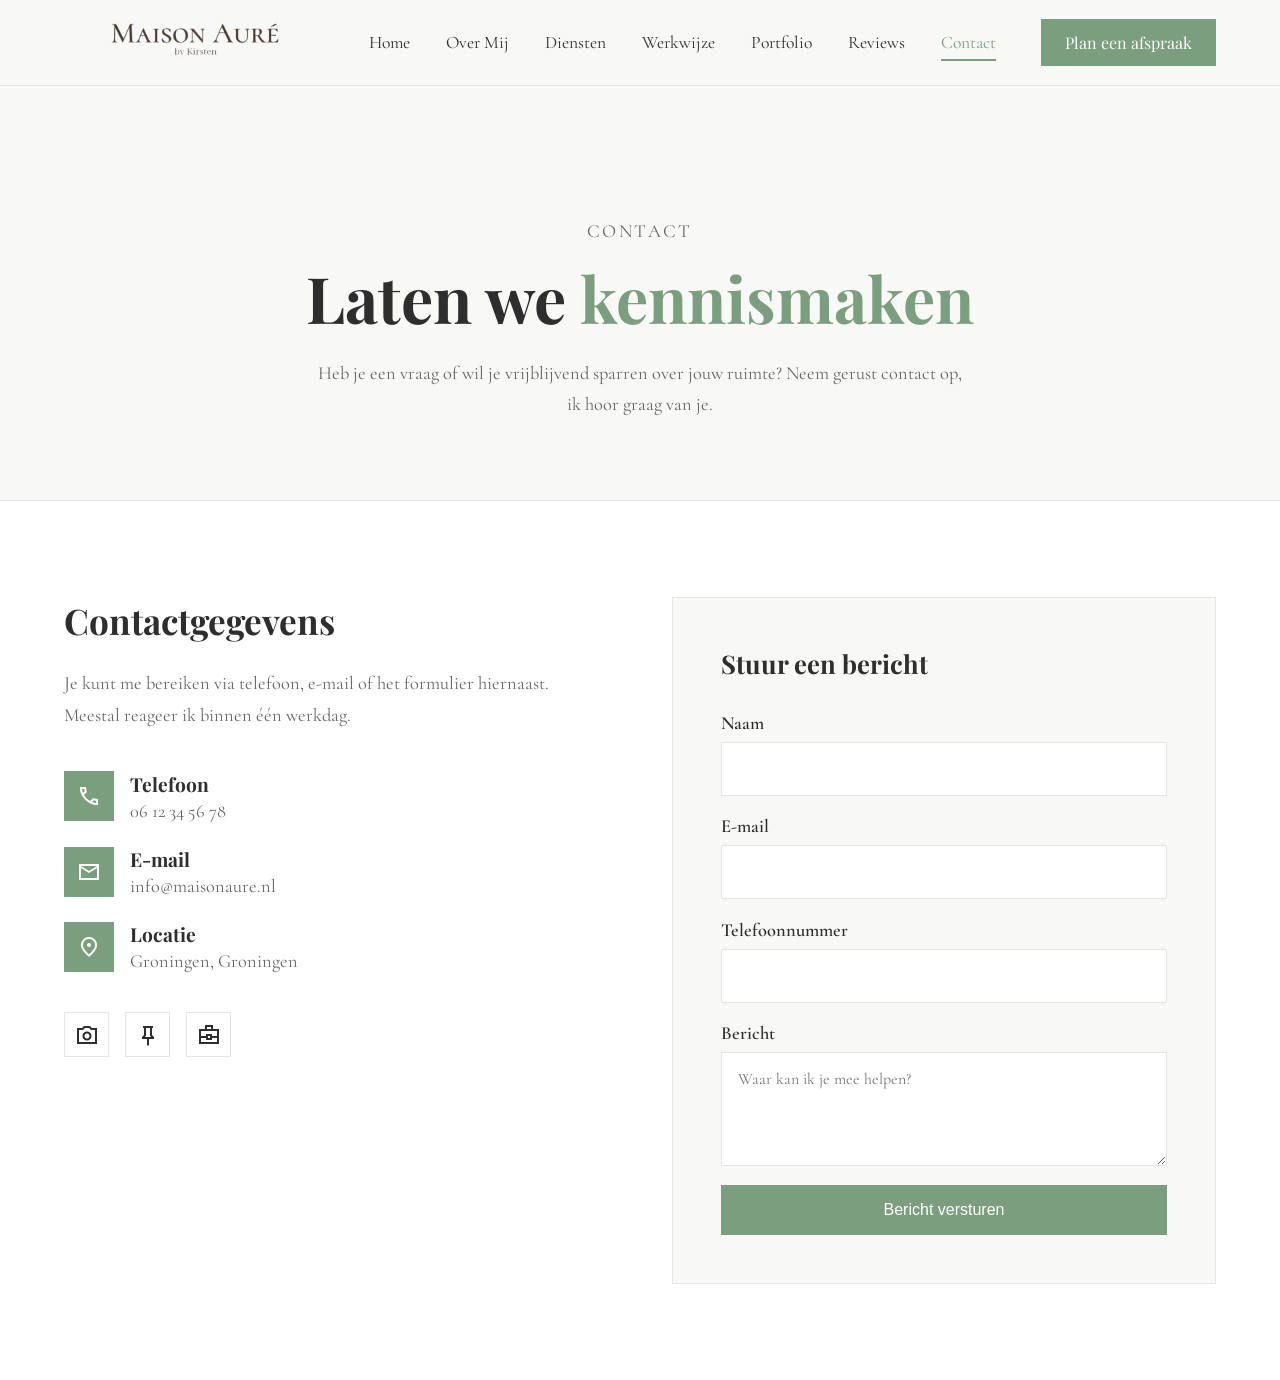
<file: contact.html>
<!doctype html>
<html lang="en">
  <head>
    <meta charset="UTF-8" />
    <meta name="viewport" content="width=device-width, initial-scale=1.0" />
    <title>Contact - Maison Auré</title>
    <link rel="stylesheet" href="styles.css" />
    <link
      rel="stylesheet"
      href="https://fonts.googleapis.com/css2?family=Material+Symbols+Sharp:opsz,wght,FILL,GRAD@24,400,0,0"
    />
  </head>
  <body>
    <header>
      <div class="container-header">
        <div class="logo">
          <a href="/maison-aure/">
            <img src="images/logo.png" alt="Logo" />
          </a>
        </div>
        <nav class="normal">
          <a href="/maison-aure/">Home</a>
          <a href="over-mij.html">Over Mij</a>
          <a href="diensten.html">Diensten</a>
          <a href="werkwijze.html">Werkwijze</a>
          <a href="portfolio.html">Portfolio</a>
          <a href="reviews.html">Reviews</a>
          <a href="contact.html" active>Contact</a>
        </nav>

        <button
          commandfor="appointmentDialog"
          command="show-modal"
          class="header-btn"
          id="openAppointment"
        >
          Plan een afspraak
        </button>

        <button class="menu-toggle">
          <span></span>
          <span></span>
          <span></span>
        </button>
      </div>
    </header>

    <main>
      <dialog id="appointmentDialog">
        <div class="dialog-header">
          <h2>Plan een kennismaking</h2>
          <button
            commandfor="appointmentDialog"
            command="close"
            id="closeAppointment"
          >
            <span class="material-symbols-sharp"> close </span>
          </button>
        </div>

        <form
          action="https://formsubmit.co/boxemivenruben@gmail.com"
          method="post"
          class="appointment-form"
        >
          <label>
            Naam
            <input type="text" name="name" required />
          </label>
          <label>
            E-mail
            <input type="email" name="email" required />
          </label>
          <label>
            Telefoonnummer
            <input type="tel" name="phone" required />
          </label>
          <label>
            Waarmee kan ik helpen?
            <select name="service">
              <option>Interieuradvies</option>
              <option>Compleet interieurplan</option>
              <option>Kleuradvies</option>
              <option>Styling</option>
            </select>
          </label>
          <label>
            Vertel iets over uw ruimte
            <textarea
              name="description"
              placeholder="Bijvoorbeeld: woonkamer, slaapkamer, nieuw huis..."
              rows="2"
            ></textarea>
          </label>
          <label>
            Wat zijn uw wensen?
            <textarea
              name="wishes"
              placeholder="Wat wil u veranderen?"
              rows="2"
            ></textarea>
          </label>
          <label>
            Heb je inspiratie?
            <input
              type="url"
              name="inspiration"
              placeholder="Pinterest, Instagram link..."
            />
          </label>
          <label>
            Budgetindicatie
            <select name="budget">
              <option>€500 - €1000</option>
              <option>€1000 - €2500</option>
              <option>€2500 - €5000</option>
              <option>€5000+</option>
            </select>
          </label>
          <label>
            Gewenste periode
            <input
              type="text"
              name="date"
              placeholder="Bijvoorbeeld september 2026"
            />
          </label>
          <button class="submit-btn">Aanvraag versturen</button>
        </form>
      </dialog>

      <section class="page-header">
        <p class="section-label">Contact</p>
        <h1>Laten we <span>kennismaken</span></h1>
        <p>
          Heb je een vraag of wil je vrijblijvend sparren over jouw ruimte? Neem
          gerust contact op, ik hoor graag van je.
        </p>
      </section>

      <section class="contact-section">
        <div class="container">
          <div class="contact-info">
            <h2>Contactgegevens</h2>
            <p>
              Je kunt me bereiken via telefoon, e-mail of het formulier
              hiernaast. Meestal reageer ik binnen één werkdag.
            </p>

            <div class="contact-details">
              <div class="contact-item">
                <span class="material-symbols-sharp">call</span>
                <div>
                  <h4>Telefoon</h4>
                  <p>06 12 34 56 78</p>
                </div>
              </div>
              <div class="contact-item">
                <span class="material-symbols-sharp">mail</span>
                <div>
                  <h4>E-mail</h4>
                  <p>info@maisonaure.nl</p>
                </div>
              </div>
              <div class="contact-item">
                <span class="material-symbols-sharp">location_on</span>
                <div>
                  <h4>Locatie</h4>
                  <p>Groningen, Groningen</p>
                </div>
              </div>
            </div>

            <div class="contact-social">
              <a href="#" aria-label="Instagram">
                <span class="material-symbols-sharp">photo_camera</span>
              </a>
              <a href="#" aria-label="Pinterest">
                <span class="material-symbols-sharp">push_pin</span>
              </a>
              <a href="#" aria-label="LinkedIn">
                <span class="material-symbols-sharp">business_center</span>
              </a>
            </div>
          </div>

          <div class="contact-form-wrapper">
            <h3>Stuur een bericht</h3>
            <form
              action="https://formsubmit.co/boxemivenruben@gmail.com"
              method="post"
              class="appointment-form"
            >
              <label>
                Naam
                <input type="text" name="name" required />
              </label>
              <label>
                E-mail
                <input type="email" name="email" required />
              </label>
              <label>
                Telefoonnummer
                <input type="tel" name="phone" />
              </label>
              <label>
                Bericht
                <textarea
                  name="message"
                  placeholder="Waar kan ik je mee helpen?"
                  rows="4"
                  required
                ></textarea>
              </label>
              <button class="submit-btn">Bericht versturen</button>
            </form>
          </div>
        </div>
      </section>
    </main>
    <script src="script.js"></script>
  </body>
</html>
</file>
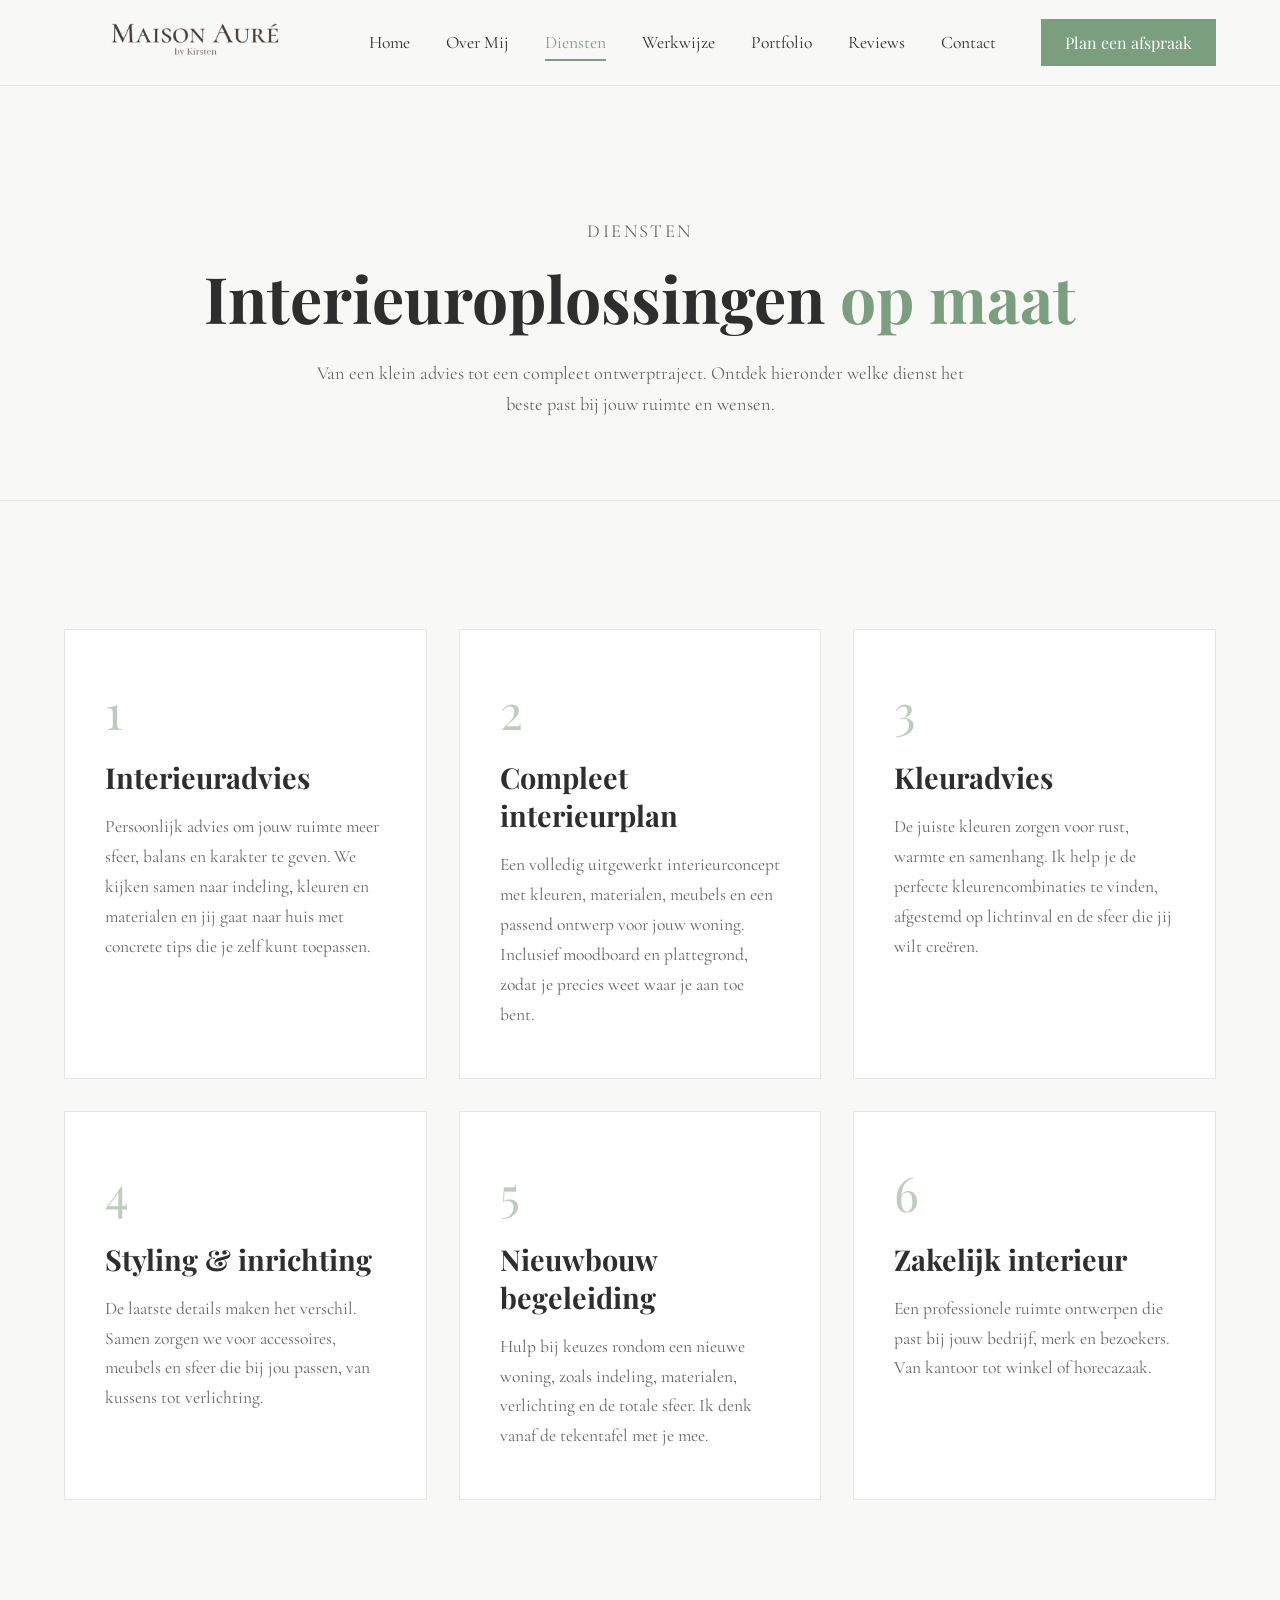
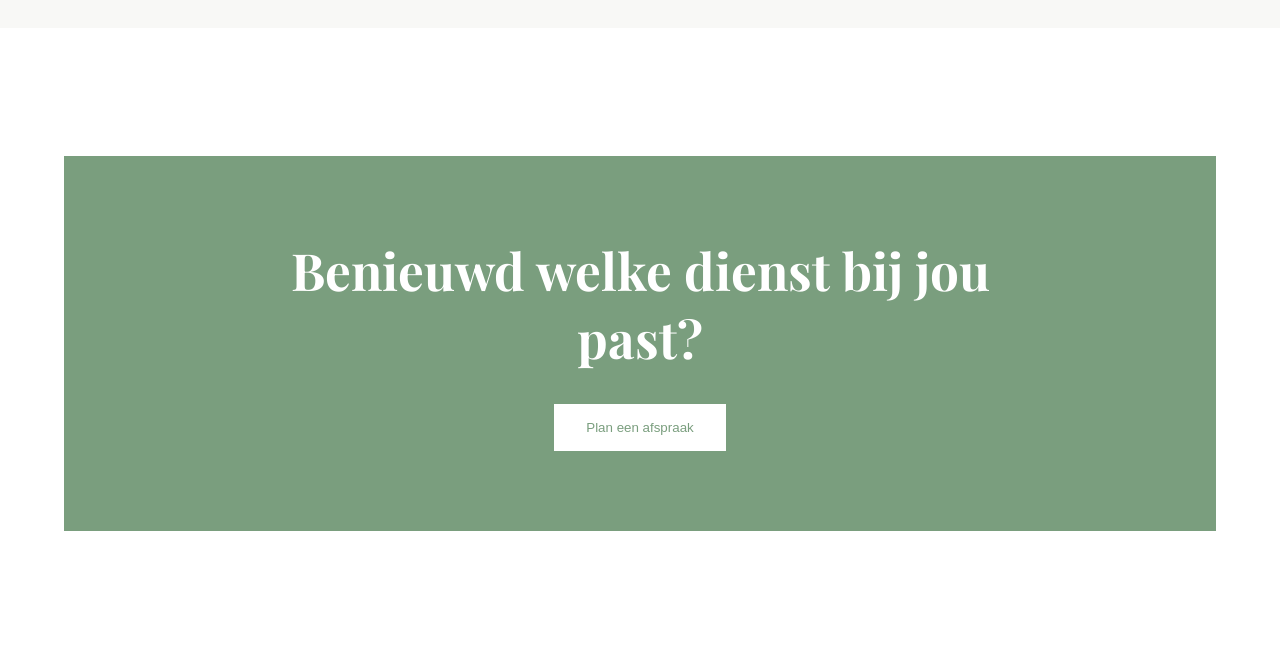
<file: diensten.html>
<!doctype html>
<html lang="en">
  <head>
    <meta charset="UTF-8" />
    <meta name="viewport" content="width=device-width, initial-scale=1.0" />
    <title>Diensten - Maison Auré</title>
    <link rel="stylesheet" href="styles.css" />
    <link
      rel="stylesheet"
      href="https://fonts.googleapis.com/css2?family=Material+Symbols+Sharp:opsz,wght,FILL,GRAD@24,400,0,0"
    />
  </head>
  <body>
    <header>
      <div class="container-header">
        <div class="logo">
          <a href="/maison-aure/">
            <img src="images/logo.png" alt="Logo" />
          </a>
        </div>
        <nav class="normal">
          <a href="/maison-aure/">Home</a>
          <a href="over-mij.html">Over Mij</a>
          <a href="diensten.html" active>Diensten</a>
          <a href="werkwijze.html">Werkwijze</a>
          <a href="portfolio.html">Portfolio</a>
          <a href="reviews.html">Reviews</a>
          <a href="contact.html">Contact</a>
        </nav>

        <button
          commandfor="appointmentDialog"
          command="show-modal"
          class="header-btn"
          id="openAppointment"
        >
          Plan een afspraak
        </button>

        <button class="menu-toggle">
          <span></span>
          <span></span>
          <span></span>
        </button>
      </div>
    </header>

    <main>
      <dialog id="appointmentDialog">
        <div class="dialog-header">
          <h2>Plan een kennismaking</h2>
          <button
            commandfor="appointmentDialog"
            command="close"
            id="closeAppointment"
          >
            <span class="material-symbols-sharp"> close </span>
          </button>
        </div>

        <form
          action="https://formsubmit.co/boxemivenruben@gmail.com"
          method="post"
          class="appointment-form"
        >
          <label>
            Naam
            <input type="text" name="name" required />
          </label>
          <label>
            E-mail
            <input type="email" name="email" required />
          </label>
          <label>
            Telefoonnummer
            <input type="tel" name="phone" required />
          </label>
          <label>
            Waarmee kan ik helpen?
            <select name="service">
              <option>Interieuradvies</option>
              <option>Compleet interieurplan</option>
              <option>Kleuradvies</option>
              <option>Styling</option>
            </select>
          </label>
          <label>
            Vertel iets over uw ruimte
            <textarea
              name="description"
              placeholder="Bijvoorbeeld: woonkamer, slaapkamer, nieuw huis..."
              rows="2"
            ></textarea>
          </label>
          <label>
            Wat zijn uw wensen?
            <textarea
              name="wishes"
              placeholder="Wat wil u veranderen?"
              rows="2"
            ></textarea>
          </label>
          <label>
            Heb je inspiratie?
            <input
              type="url"
              name="inspiration"
              placeholder="Pinterest, Instagram link..."
            />
          </label>
          <label>
            Budgetindicatie
            <select name="budget">
              <option>€500 - €1000</option>
              <option>€1000 - €2500</option>
              <option>€2500 - €5000</option>
              <option>€5000+</option>
            </select>
          </label>
          <label>
            Gewenste periode
            <input
              type="text"
              name="date"
              placeholder="Bijvoorbeeld september 2026"
            />
          </label>
          <button class="submit-btn">Aanvraag versturen</button>
        </form>
      </dialog>

      <section class="page-header">
        <p class="section-label">Diensten</p>
        <h1>Interieuroplossingen <span>op maat</span></h1>
        <p>
          Van een klein advies tot een compleet ontwerptraject. Ontdek hieronder
          welke dienst het beste past bij jouw ruimte en wensen.
        </p>
      </section>

      <section class="services">
        <div class="container">
          <div class="service-grid">
            <article class="service-card">
              <span>1</span>
              <h3>Interieuradvies</h3>
              <p>
                Persoonlijk advies om jouw ruimte meer sfeer, balans en karakter
                te geven. We kijken samen naar indeling, kleuren en materialen
                en jij gaat naar huis met concrete tips die je zelf kunt
                toepassen.
              </p>
            </article>

            <article class="service-card">
              <span>2</span>
              <h3>Compleet interieurplan</h3>
              <p>
                Een volledig uitgewerkt interieurconcept met kleuren,
                materialen, meubels en een passend ontwerp voor jouw woning.
                Inclusief moodboard en plattegrond, zodat je precies weet waar
                je aan toe bent.
              </p>
            </article>

            <article class="service-card">
              <span>3</span>
              <h3>Kleuradvies</h3>
              <p>
                De juiste kleuren zorgen voor rust, warmte en samenhang. Ik help
                je de perfecte kleurencombinaties te vinden, afgestemd op
                lichtinval en de sfeer die jij wilt creëren.
              </p>
            </article>

            <article class="service-card">
              <span>4</span>
              <h3>Styling & inrichting</h3>
              <p>
                De laatste details maken het verschil. Samen zorgen we voor
                accessoires, meubels en sfeer die bij jou passen, van kussens
                tot verlichting.
              </p>
            </article>

            <article class="service-card">
              <span>5</span>
              <h3>Nieuwbouw begeleiding</h3>
              <p>
                Hulp bij keuzes rondom een nieuwe woning, zoals indeling,
                materialen, verlichting en de totale sfeer. Ik denk vanaf de
                tekentafel met je mee.
              </p>
            </article>

            <article class="service-card">
              <span>6</span>
              <h3>Zakelijk interieur</h3>
              <p>
                Een professionele ruimte ontwerpen die past bij jouw bedrijf,
                merk en bezoekers. Van kantoor tot winkel of horecazaak.
              </p>
            </article>
          </div>
        </div>
      </section>

      <section class="cta">
        <h2>Benieuwd welke dienst bij jou past?</h2>
        <button
          commandfor="appointmentDialog"
          command="show-modal"
          class="btn-primary"
        >
          Plan een afspraak
        </button>
      </section>
    </main>
    <script src="script.js"></script>
  </body>
</html>
</file>
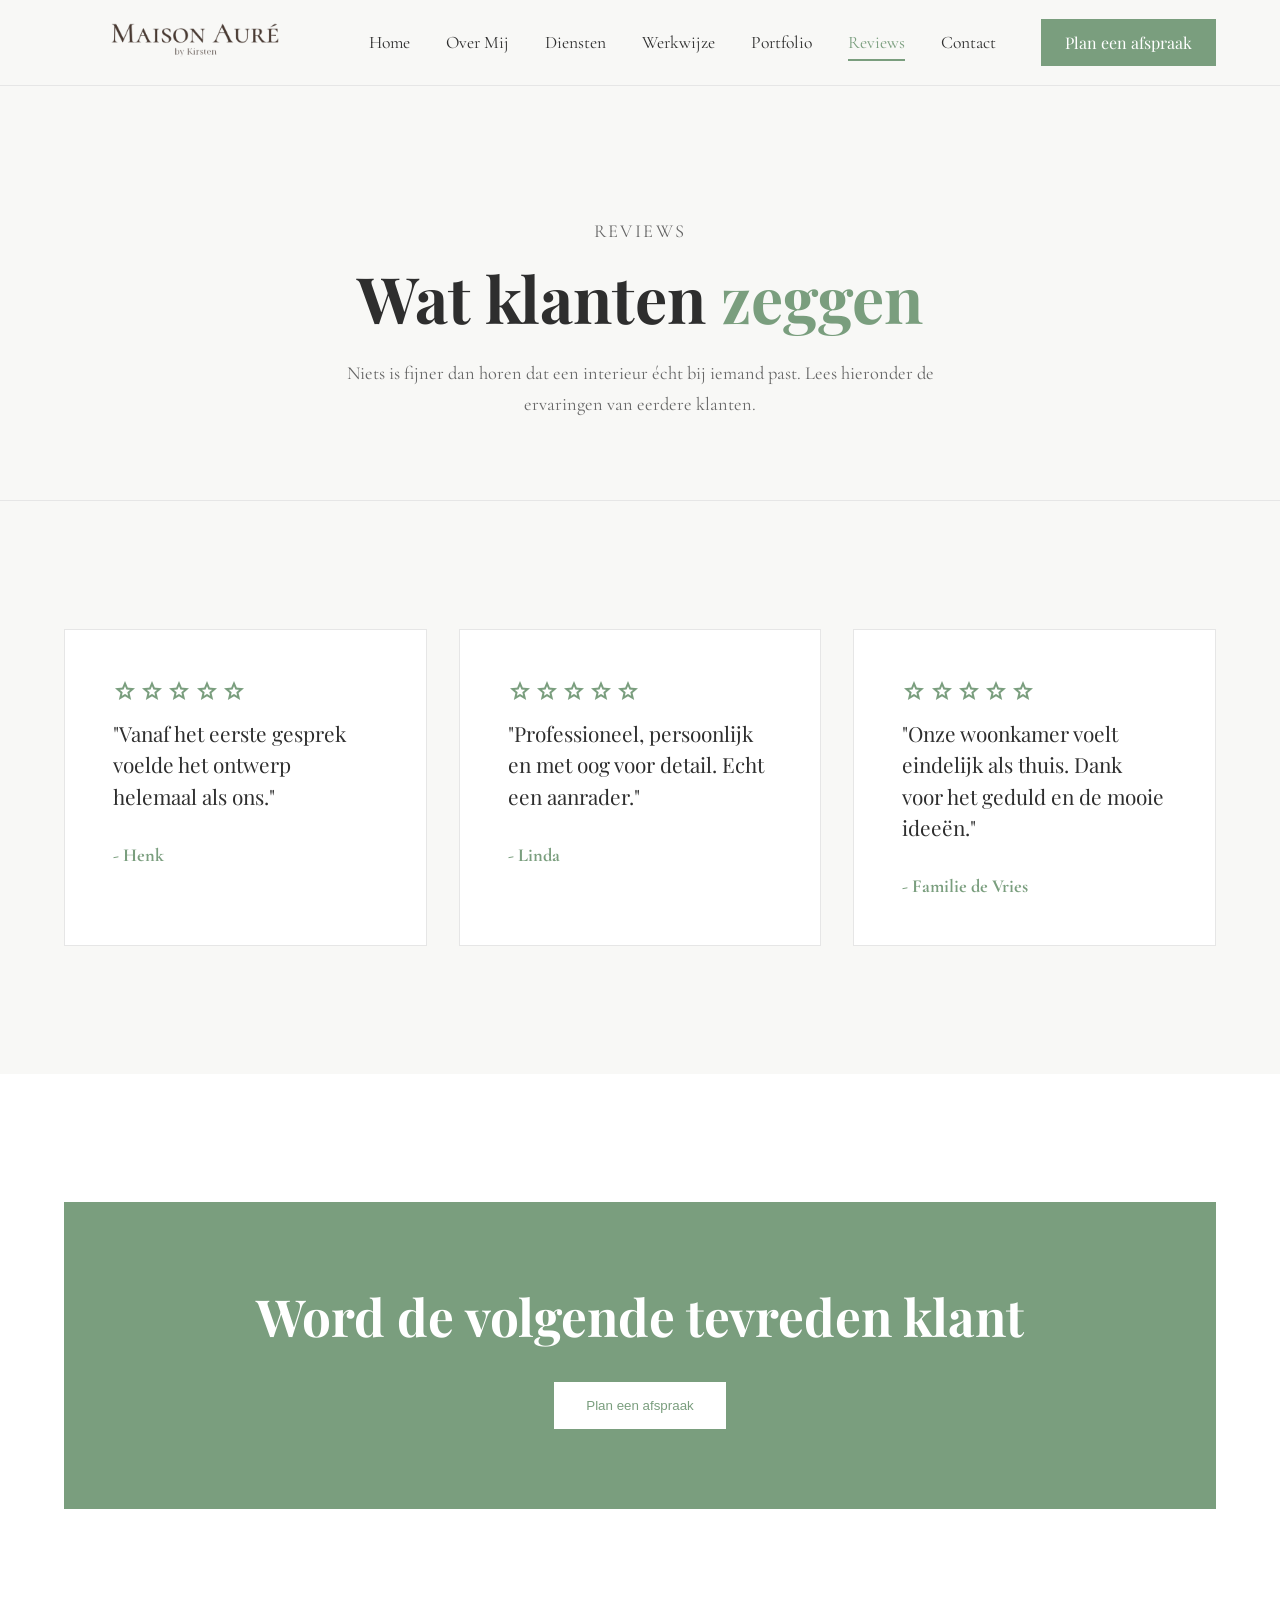
<file: reviews.html>
<!doctype html>
<html lang="en">
  <head>
    <meta charset="UTF-8" />
    <meta name="viewport" content="width=device-width, initial-scale=1.0" />
    <title>Reviews - Maison Auré</title>
    <link rel="stylesheet" href="styles.css" />
    <link
      rel="stylesheet"
      href="https://fonts.googleapis.com/css2?family=Material+Symbols+Sharp:opsz,wght,FILL,GRAD@24,400,1,0"
    />
  </head>
  <body>
    <header>
      <div class="container-header">
        <div class="logo">
          <a href="/maison-aure/">
            <img src="images/logo.png" alt="Logo" />
          </a>
        </div>
        <nav class="normal">
          <a href="/maison-aure/">Home</a>
          <a href="over-mij.html">Over Mij</a>
          <a href="diensten.html">Diensten</a>
          <a href="werkwijze.html">Werkwijze</a>
          <a href="portfolio.html">Portfolio</a>
          <a href="reviews.html" active>Reviews</a>
          <a href="contact.html">Contact</a>
        </nav>

        <button
          commandfor="appointmentDialog"
          command="show-modal"
          class="header-btn"
          id="openAppointment"
        >
          Plan een afspraak
        </button>

        <button class="menu-toggle">
          <span></span>
          <span></span>
          <span></span>
        </button>
      </div>
    </header>

    <main>
      <dialog id="appointmentDialog">
        <div class="dialog-header">
          <h2>Plan een kennismaking</h2>
          <button
            commandfor="appointmentDialog"
            command="close"
            id="closeAppointment"
          >
            <span class="material-symbols-sharp"> close </span>
          </button>
        </div>

        <form
          action="https://formsubmit.co/boxemivenruben@gmail.com"
          method="post"
          class="appointment-form"
        >
          <label>
            Naam
            <input type="text" name="name" required />
          </label>
          <label>
            E-mail
            <input type="email" name="email" required />
          </label>
          <label>
            Telefoonnummer
            <input type="tel" name="phone" required />
          </label>
          <label>
            Waarmee kan ik helpen?
            <select name="service">
              <option>Interieuradvies</option>
              <option>Compleet interieurplan</option>
              <option>Kleuradvies</option>
              <option>Styling</option>
            </select>
          </label>
          <label>
            Vertel iets over uw ruimte
            <textarea
              name="description"
              placeholder="Bijvoorbeeld: woonkamer, slaapkamer, nieuw huis..."
              rows="2"
            ></textarea>
          </label>
          <label>
            Wat zijn uw wensen?
            <textarea
              name="wishes"
              placeholder="Wat wil u veranderen?"
              rows="2"
            ></textarea>
          </label>
          <label>
            Heb je inspiratie?
            <input
              type="url"
              name="inspiration"
              placeholder="Pinterest, Instagram link..."
            />
          </label>
          <label>
            Budgetindicatie
            <select name="budget">
              <option>€500 - €1000</option>
              <option>€1000 - €2500</option>
              <option>€2500 - €5000</option>
              <option>€5000+</option>
            </select>
          </label>
          <label>
            Gewenste periode
            <input
              type="text"
              name="date"
              placeholder="Bijvoorbeeld september 2026"
            />
          </label>
          <button class="submit-btn">Aanvraag versturen</button>
        </form>
      </dialog>

      <section class="page-header">
        <p class="section-label">Reviews</p>
        <h1>Wat klanten <span>zeggen</span></h1>
        <p>
          Niets is fijner dan horen dat een interieur écht bij iemand past. Lees
          hieronder de ervaringen van eerdere klanten.
        </p>
      </section>

      <section class="reviews">
        <div class="reviews-grid">
          <div class="review-card">
            <div class="stars">
              <span class="material-symbols-sharp">star</span>
              <span class="material-symbols-sharp">star</span>
              <span class="material-symbols-sharp">star</span>
              <span class="material-symbols-sharp">star</span>
              <span class="material-symbols-sharp">star</span>
            </div>
            <p>
              "Vanaf het eerste gesprek voelde het ontwerp helemaal als ons."
            </p>
            <strong>- Henk</strong>
          </div>
          <div class="review-card">
            <div class="stars">
              <span class="material-symbols-sharp">star</span>
              <span class="material-symbols-sharp">star</span>
              <span class="material-symbols-sharp">star</span>
              <span class="material-symbols-sharp">star</span>
              <span class="material-symbols-sharp">star</span>
            </div>
            <p>
              "Professioneel, persoonlijk en met oog voor detail. Echt een
              aanrader."
            </p>
            <strong>- Linda</strong>
          </div>
          <div class="review-card">
            <div class="stars">
              <span class="material-symbols-sharp">star</span>
              <span class="material-symbols-sharp">star</span>
              <span class="material-symbols-sharp">star</span>
              <span class="material-symbols-sharp">star</span>
              <span class="material-symbols-sharp">star</span>
            </div>
            <p>
              "Onze woonkamer voelt eindelijk als thuis. Dank voor het geduld en
              de mooie ideeën."
            </p>
            <strong>- Familie de Vries</strong>
          </div>
        </div>
      </section>

      <section class="cta">
        <h2>Word de volgende tevreden klant</h2>
        <button
          commandfor="appointmentDialog"
          command="show-modal"
          class="btn-primary"
        >
          Plan een afspraak
        </button>
      </section>
    </main>
    <script src="script.js"></script>
  </body>
</html>
</file>
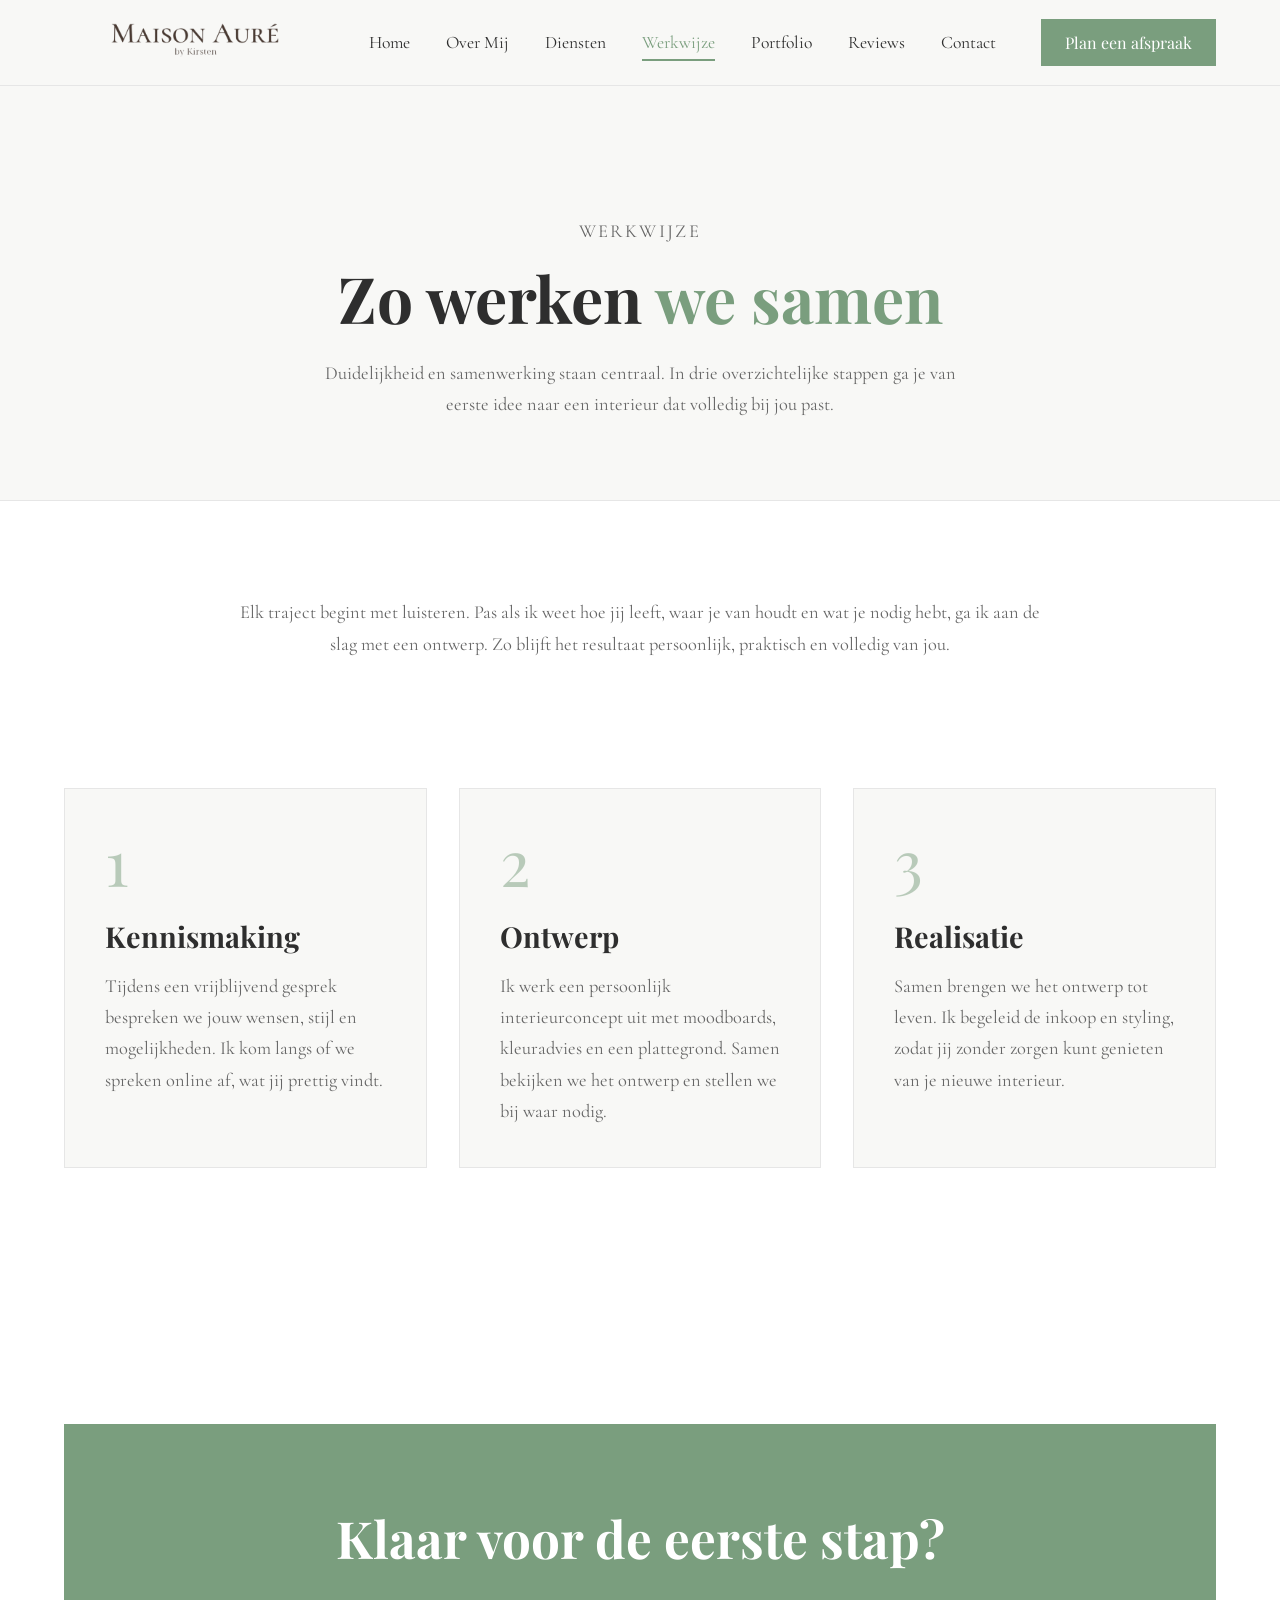
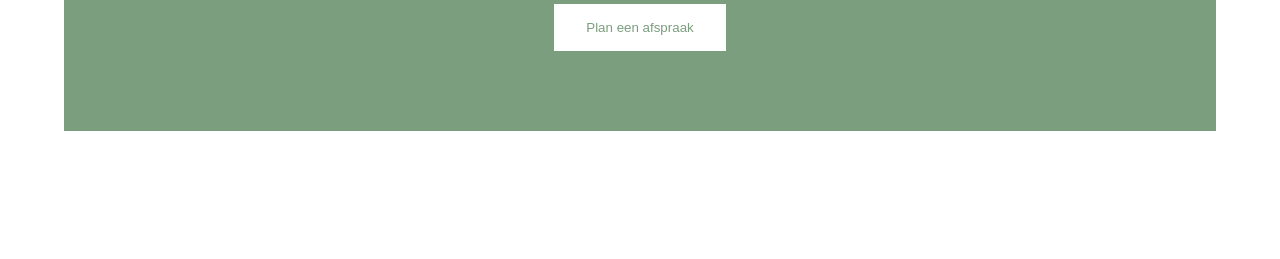
<file: werkwijze.html>
<!doctype html>
<html lang="en">
  <head>
    <meta charset="UTF-8" />
    <meta name="viewport" content="width=device-width, initial-scale=1.0" />
    <title>Werkwijze - Maison Auré</title>
    <link rel="stylesheet" href="styles.css" />
    <link
      rel="stylesheet"
      href="https://fonts.googleapis.com/css2?family=Material+Symbols+Sharp:opsz,wght,FILL,GRAD@24,400,0,0"
    />
  </head>
  <body>
    <header>
      <div class="container-header">
        <div class="logo">
          <a href="/maison-aure/">
            <img src="images/logo.png" alt="Logo" />
          </a>
        </div>
        <nav class="normal">
          <a href="/maison-aure/">Home</a>
          <a href="over-mij.html">Over Mij</a>
          <a href="diensten.html">Diensten</a>
          <a href="werkwijze.html" active>Werkwijze</a>
          <a href="portfolio.html">Portfolio</a>
          <a href="reviews.html">Reviews</a>
          <a href="contact.html">Contact</a>
        </nav>

        <button
          commandfor="appointmentDialog"
          command="show-modal"
          class="header-btn"
          id="openAppointment"
        >
          Plan een afspraak
        </button>

        <button class="menu-toggle">
          <span></span>
          <span></span>
          <span></span>
        </button>
      </div>
    </header>

    <main>
      <dialog id="appointmentDialog">
        <div class="dialog-header">
          <h2>Plan een kennismaking</h2>
          <button
            commandfor="appointmentDialog"
            command="close"
            id="closeAppointment"
          >
            <span class="material-symbols-sharp"> close </span>
          </button>
        </div>

        <form
          action="https://formsubmit.co/boxemivenruben@gmail.com"
          method="post"
          class="appointment-form"
        >
          <label>
            Naam
            <input type="text" name="name" required />
          </label>
          <label>
            E-mail
            <input type="email" name="email" required />
          </label>
          <label>
            Telefoonnummer
            <input type="tel" name="phone" required />
          </label>
          <label>
            Waarmee kan ik helpen?
            <select name="service">
              <option>Interieuradvies</option>
              <option>Compleet interieurplan</option>
              <option>Kleuradvies</option>
              <option>Styling</option>
            </select>
          </label>
          <label>
            Vertel iets over uw ruimte
            <textarea
              name="description"
              placeholder="Bijvoorbeeld: woonkamer, slaapkamer, nieuw huis..."
              rows="2"
            ></textarea>
          </label>
          <label>
            Wat zijn uw wensen?
            <textarea
              name="wishes"
              placeholder="Wat wil u veranderen?"
              rows="2"
            ></textarea>
          </label>
          <label>
            Heb je inspiratie?
            <input
              type="url"
              name="inspiration"
              placeholder="Pinterest, Instagram link..."
            />
          </label>
          <label>
            Budgetindicatie
            <select name="budget">
              <option>€500 - €1000</option>
              <option>€1000 - €2500</option>
              <option>€2500 - €5000</option>
              <option>€5000+</option>
            </select>
          </label>
          <label>
            Gewenste periode
            <input
              type="text"
              name="date"
              placeholder="Bijvoorbeeld september 2026"
            />
          </label>
          <button class="submit-btn">Aanvraag versturen</button>
        </form>
      </dialog>

      <section class="page-header">
        <p class="section-label">Werkwijze</p>
        <h1>Zo werken <span>we samen</span></h1>
        <p>
          Duidelijkheid en samenwerking staan centraal. In drie overzichtelijke
          stappen ga je van eerste idee naar een interieur dat volledig bij jou
          past.
        </p>
      </section>

      <div class="werkwijze-intro">
        <p>
          Elk traject begint met luisteren. Pas als ik weet hoe jij leeft, waar
          je van houdt en wat je nodig hebt, ga ik aan de slag met een ontwerp.
          Zo blijft het resultaat persoonlijk, praktisch en volledig van jou.
        </p>
      </div>

      <section class="steps">
        <div class="step">
          <span>1</span>
          <h3>Kennismaking</h3>
          <p>
            Tijdens een vrijblijvend gesprek bespreken we jouw wensen, stijl en
            mogelijkheden. Ik kom langs of we spreken online af, wat jij prettig
            vindt.
          </p>
        </div>
        <div class="step">
          <span>2</span>
          <h3>Ontwerp</h3>
          <p>
            Ik werk een persoonlijk interieurconcept uit met moodboards,
            kleuradvies en een plattegrond. Samen bekijken we het ontwerp en
            stellen we bij waar nodig.
          </p>
        </div>
        <div class="step">
          <span>3</span>
          <h3>Realisatie</h3>
          <p>
            Samen brengen we het ontwerp tot leven. Ik begeleid de inkoop en
            styling, zodat jij zonder zorgen kunt genieten van je nieuwe
            interieur.
          </p>
        </div>
      </section>

      <section class="cta">
        <h2>Klaar voor de eerste stap?</h2>
        <button
          commandfor="appointmentDialog"
          command="show-modal"
          class="btn-primary"
        >
          Plan een afspraak
        </button>
      </section>
    </main>
    <script src="script.js"></script>
  </body>
</html>
</file>
<file: styles.css>
@import url("https://fonts.googleapis.com/css2?family=Cormorant+Garamond:ital,wght@0,300..700;1,300..700&family=Playfair+Display:ital,wght@0,400..900;1,400..900&display=swap");
@import url(https://fonts.googleapis.com/css2?family=Inter:wght@400;500;600;700&display=swap);

:root {
  --primary-color: #e4e3e1;
  --background: #ffffff;
  --surface: #f8f8f6;
  --text: #2e2e2e;
  --accent: #7a9e7e;
  --accent-hover: #688a6b;
  --border: #e6e6e6;
  --shadow: 0 15px 40px rgba(0, 0, 0, 0.08);
  --font-heading: "Playfair Display", serif;
  --font-body: "Cormorant Garamond", serif;
}

* {
  margin: 0;
  padding: 0;
  box-sizing: border-box;
}

html {
  scroll-behavior: smooth;
}

body {
  background-color: var(--background);
  color: var(--text);
  font-family: var(--font-body);
  font-size: 1.15rem;
}

h1,
h2,
h3 {
  font-family: var(--font-heading);
}

button {
  cursor: pointer;
}

header {
  position: fixed;
  top: 0;
  left: 0;
  width: 100%;
  background: var(--surface);
  z-index: 1000;
  border-bottom: 1px solid var(--border);
}

header .container-header {
  width: min(90%, 1400px);
  height: 85px;
  margin: auto;
  display: flex;
  align-items: center;
  justify-content: space-between;
}

header .logo {
  display: flex;
  align-items: center;
}

header .logo img {
  height: 300px;
  width: auto;
  object-fit: contain;
}

nav {
  display: flex;
  gap: 2.25rem;
  align-items: center;
}

nav a {
  position: relative;
  text-decoration: none;
  color: var(--text);
  font-size: 1.1rem;
  padding: 0.5rem 0;
  transition: 0.3s ease;
}

nav a::after {
  content: "";
  position: absolute;
  bottom: 0;
  left: 0;
  width: 0;
  height: 2px;
  background-color: var(--accent);
  transition: 0.3s ease;
}

nav a:hover,
nav a[active] {
  color: var(--accent);
}

nav a:hover::after,
nav a[active]::after {
  width: 100%;
}

.menu-toggle {
  display: none;
  width: 45px;
  height: 45px;
  border: none;
  background-color: transparent;
  flex-direction: column;
  justify-content: center;
  gap: 6px;
}

.menu-toggle span {
  width: 28px;
  height: 2px;
  background-color: var(--text);
  transition: 0.3s ease;
}

.header-btn {
  background-color: var(--accent);
  color: white;
  text-decoration: none;
  padding: 0.8rem 1.5rem;
  border: none;
  /* border-radius: 50px; */
  font-family: var(--font-heading);
  font-size: 1rem;
  transition: 0.3s ease;
  white-space: nowrap;
}

.header-btn:hover {
  background-color: var(--accent-hover);
}

main {
  view-transition-name: page-content;
}

dialog {
  width: min(90%, 600px);
  margin: auto;
  border: none;
  /* border-radius: 24px; */
  padding: 1rem 2rem;
  background-color: white;
  box-shadow: 0 25px 80px rgba(0, 0, 0, 0.2);
}

dialog::backdrop {
  background-color: rgba(0, 0, 0, 0.35);
  backdrop-filter: blur(5px);
}

.dialog-header {
  display: flex;
  justify-content: space-between;
  align-items: center;
  margin-bottom: 2rem;
}

.dialog-header button {
  border: none;
  background: none;
  font-size: 2rem;
}

.appointment-form {
  display: flex;
  flex-direction: column;
  gap: 1.2rem;
}

.appointment-form label {
  display: flex;
  flex-direction: column;
  gap: 0.5rem;
  font-weight: 600;
}

.appointment-form input,
.appointment-form textarea,
.appointment-form select {
  padding: 1rem;
  border: 1px solid var(--border);
  /* border-radius: 12px; */
  font-family: inherit;
  font-size: 1rem;
}

textarea {
  min-height: 54px;
  resize: vertical;
}

.submit-btn {
  background-color: var(--accent);
  color: white;
  border: none;
  padding: 1rem;
  /* border-radius: 50px; */
  font-size: 1rem;
  transition: 0.3s ease;
}

.submit-btn:hover {
  background-color: var(--accent-hover);
}

.hero {
  min-height: 100vh;
  position: relative;
  display: flex;
  align-items: center;
  justify-content: center;
  text-align: center;
  background-image: url(https://interior-design-assistant.replit.app/api/storage/objects/uploads/453a981e-2642-4372-a3e2-4021df2db3b0);
  background-size: cover;
  background-position: center;
}

.hero-overlay {
  position: absolute;
  inset: 0;
  background-color: rgba(0, 0, 0, 0.45);
}

.hero-content {
  position: relative;
  z-index: 1;
  max-width: 850px;
  padding: 2rem;
}

.hero-subtitle {
  text-transform: uppercase;
  letter-spacing: 0.2rem;
  color: var(--accent);
  font-size: 1.2rem;
  margin-bottom: 1.5rem;
}

.hero h1 {
  font-size: clamp(3rem, 6vw, 5.5rem);
  line-height: 1.05;
  color: white;
}

.hero h1 span {
  color: var(--accent);
}

.hero-text {
  margin: 2rem auto;
  max-width: 600px;
  font-size: 1.3rem;
  color: white;
}

.hero-buttons {
  display: flex;
  justify-content: center;
  gap: 1rem;
}

.btn-primary,
.btn-secondary {
  padding: 1rem 2rem;
  /* border-radius: 50px; */
  text-decoration: none;
  transition: 0.3s;
  border: none;
}

.btn-primary {
  background-color: var(--accent);
  color: white;
}

.btn-primary:hover {
  background-color: var(--accent-hover);
  transform: translateY(-3px);
}

.btn-secondary {
  background-color: rgba(255, 255, 255, 0.7);
  color: #515e52;
}

.btn-secondary:hover {
  background-color: #dfdcdc;
  transform: translateY(-3px);
}

.intro {
  padding: 8rem 0;
}

.intro .container {
  width: min(90%, 1200px);
  margin: auto;
  display: grid;
  grid-template-columns: 1fr 1fr;
  gap: 4rem;
  align-items: center;
}

.section-label {
  color: var(--accent);
  text-transform: uppercase;
  letter-spacing: 0.15rem;
}

.intro h2 {
  font-size: 3rem;
  margin: 1rem 0;
}

.intro p {
  line-height: 1.7;
}

.intro a {
  text-decoration: none;
  text-transform: none;
  color: var(--accent);
}

.intro a span {
  position: relative;
  top: 0.4rem;
}

.intro-image img {
  width: 100%;
  border-radius: 30px;
  object-fit: cover;
  aspect-ratio: 1/1;
  rotate: -5deg;
  border: dashed 2px var(--accent);
}

.services {
  padding: 8rem 0;
  background-color: var(--surface);
}

.services .container {
  width: min(90%, 1200px);
  margin: 0 auto;
}

.services-header {
  max-width: 700px;
  margin-bottom: 4rem;
}

.services-header h2 {
  font-size: clamp(2.5rem, 5vw, 4rem);
  line-height: 1.1;
  margin-top: 1rem;
}

.services-header p {
  padding-top: 1rem;
}

.service-grid {
  display: grid;
  grid-template-columns: repeat(3, 1fr);
  gap: 2rem;
}

.service-card {
  position: relative;
  background-color: var(--background);
  padding: 3rem 2.5rem;
  /* border-radius: 28px; */
  border: 1px solid var(--border);
  overflow: hidden;
  transition:
    transform 0.4s ease,
    box-shadow 0.4s ease,
    border-color 0.4s ease;
}

.service-card::before {
  content: "";
  position: absolute;
  top: 0;
  left: 0;
  width: 100%;
  height: 4px;
  background-color: var(--accent);
  transform: scaleX(0);
  transform-origin: left;
  transition: 0.4s ease;
}

.service-card:hover {
  transform: translateY(-10px);
  box-shadow: 0 20px 50px rgba(0, 0, 0, 0.08);
  border-color: transparent;
}

.service-card:hover::before {
  transform: scaleX(1);
}

.service-card h3 {
  font-size: 1.8rem;
  margin-bottom: 1rem;
}

.service-card p {
  color: #666;
  line-height: 1.7;
  font-size: 1.1rem;
}

.service-card span {
  display: block;
  font-size: 3rem;
  font-family: var(--font-heading);
  color: var(--accent);
  opacity: 0.5;
  margin-bottom: 1rem;
}

.steps {
  width: min(90%, 1200px);
  margin: 0 auto;
  padding: 8rem 0;
  display: grid;
  grid-template-columns: repeat(3, 1fr);
  gap: 2rem;
}

.step {
  position: relative;
  padding: 2.5rem;
  background-color: var(--surface);
  /* border-radius: 25px; */
  border: 1px solid var(--border);
  transition: 0.4s ease;
}

.step:hover {
  transform: translateY(-8px);
  background-color: white;
  box-shadow: 0 20px 50px rgba(0, 0, 0, 0.08);
}

.step span {
  display: block;
  font-family: var(--font-heading);
  font-size: 4rem;
  color: var(--accent);
  opacity: 0.5;
  line-height: 1;
  margin-bottom: 1.5rem;
}

.step h3 {
  font-size: 1.8rem;
  margin-bottom: 1rem;
}

.step p {
  color: #666;
  line-height: 1.7;
}

#portfolio {
  padding: 8rem 0;
}

.portfolio-grid {
  width: min(90%, 1200px);
  margin: auto;
  display: grid;
  grid-template-columns: repeat(auto-fit, minmax(350px, 1fr));
  gap: 2.5rem;
}

.portfolio-grid article {
  overflow: hidden;
  background: white;
  border-radius: 3px;
  border: 1px solid var(--border);
  transition: 0.4s ease;
}

.portfolio-grid article:hover {
  transform: translateY(-10px);
  box-shadow: 0 25px 60px rgba(0, 0, 0, 0.1);
}

.portfolio-grid img {
  width: 100%;
  aspect-ratio: 4 / 3;
  object-fit: cover;
  display: block;
  transition: 0.5s ease;
}

.portfolio-grid article:hover img {
  transform: scale(1.05);
}

.portfolio-grid article div {
  padding: 2rem;
}

.portfolio-grid h3 {
  font-size: 1.8rem;
  margin-bottom: 0.75rem;
}

.portfolio-grid p {
  color: #666;
  line-height: 1.6;
}

.reviews {
  padding: 8rem 0;
  background-color: var(--surface);
  text-align: center;
}

.reviews h2 {
  font-size: clamp(2.5rem, 5vw, 4rem);
  margin-bottom: 3rem;
}

.review-card {
  width: min(90%, 700px);
  margin: auto;
  padding: 3rem;
  background-color: white;
  /* border-radius: 30px; */
  border: 1px solid var(--border);
}

.review-card p {
  font-family: var(--font-heading);
  font-size: 1.8rem;
  line-height: 1.5;
  margin-bottom: 2rem;
}

.review-card strong {
  color: var(--accent);
}

.cta {
  width: min(90%, 1200px);
  margin: 8rem auto;
  padding: 5rem 3rem;
  background-color: var(--accent);
  /* border-radius: 40px; */
  text-align: center;
}

.cta h2 {
  color: white;
  font-size: clamp(2rem, 4vw, 3.5rem);
  max-width: 800px;
  margin: 0 auto 2rem;
}

.cta .btn-primary {
  display: inline-block;
  background-color: white;
  color: var(--accent);
}

.cta .btn-primary:hover {
  background-color: var(--surface);
}

@media (max-width: 1024px) {
  header .container {
    width: 92%;
  }

  nav {
    gap: 1.5rem;
  }

  nav a {
    font-size: 1rem;
  }
}

@media (max-width: 1000px) {
  .service-grid {
    grid-template-columns: repeat(2, 1fr);
  }

  .steps {
    grid-template-columns: repeat(2, 1fr);
  }
}

@media (max-width: 768px) {
  header .container {
    height: 75px;
  }

  .logo img {
    height: 45px;
  }

  nav.normal {
    position: fixed;
    top: 75px;
    left: 0;
    width: 100%;
    height: calc(100vh - 75px);
    background-color: var(--background);
    display: flex;
    flex-direction: column;
    justify-content: center;
    align-items: center;
    gap: 2rem;
    transform: translateX(100%);
    transition: 0.35s ease;
  }

  nav.normal.active {
    transform: translateX(0);
  }

  nav a {
    font-size: 1.4rem;
  }

  .menu-toggle {
    display: flex;
  }

  .header-btn {
    display: none;
  }

  .hero {
    min-height: 90vh;
  }

  .hero h1 {
    font-size: 3rem;
  }

  .hero-text {
    font-size: 1.1rem;
  }

  .hero-buttons {
    flex-direction: column;
  }

  .hero-buttons a {
    width: 100%;
  }
}

@media (max-width: 650px) {
  .services {
    padding: 5rem 0;
  }

  .service-grid {
    grid-template-columns: 1fr;
  }

  .service-card {
    padding: 2rem;
  }
}

@media (max-width: 600px) {
  .steps {
    grid-template-columns: 1fr;
    padding: 5rem 0;
  }

  #portfolio {
    padding: 5rem 0;
  }

  .portfolio-grid {
    grid-template-columns: 1fr;
  }

  .cta {
    margin: 5rem auto;
    padding: 3rem 1.5rem;
  }
}

@media (max-width: 420px) {
  header .container {
    width: 88%;
  }

  .logo img {
    height: 38px;
  }

  nav a {
    font-size: 1.2rem;
  }
}

/* @view-transition {
  navigation: auto;
} */

/* New testing */
/* Page header (banner bovenaan subpagina's) */
.page-header {
  padding: 12rem 0 5rem;
  text-align: center;
  background-color: var(--surface);
  border-bottom: 1px solid var(--border);
}

.page-header .section-label {
  display: block;
  margin-bottom: 1rem;
}

.page-header h1 {
  font-size: clamp(2.5rem, 5vw, 4.5rem);
  line-height: 1.1;
}

.page-header h1 span {
  color: var(--accent);
}

.page-header p {
  max-width: 650px;
  margin: 1.5rem auto 0;
  color: #666;
  line-height: 1.7;
}

/* Werkwijze - intro tekst boven de steps */
.werkwijze-intro {
  width: min(90%, 800px);
  margin: 6rem auto 0;
  text-align: center;
}

.werkwijze-intro p {
  line-height: 1.7;
  color: #666;
}

/* Reviews grid (meerdere reviews naast elkaar) */
.reviews-grid {
  width: min(90%, 1200px);
  margin: auto;
  display: grid;
  grid-template-columns: repeat(3, 1fr);
  gap: 2rem;
}

.reviews-grid .review-card {
  width: auto;
  margin: 0;
  text-align: left;
}

.reviews-grid .review-card .stars {
  color: var(--accent);
  margin-bottom: 1rem;
  display: flex;
  gap: 0.2rem;
}

.reviews-grid .review-card p {
  font-size: 1.3rem;
}

@media (max-width: 1000px) {
  .reviews-grid {
    grid-template-columns: repeat(2, 1fr);
  }
}

@media (max-width: 650px) {
  .reviews-grid {
    grid-template-columns: 1fr;
  }
}

/* Contact pagina */
.contact-section {
  padding: 6rem 0;
}

.contact-section .container {
  width: min(90%, 1200px);
  margin: auto;
  display: grid;
  grid-template-columns: 1fr 1fr;
  gap: 4rem;
  align-items: start;
}

.contact-info h2 {
  font-size: 2.2rem;
  margin-bottom: 1.5rem;
}

.contact-info > p {
  line-height: 1.7;
  margin-bottom: 2.5rem;
  color: #666;
}

.contact-details {
  display: flex;
  flex-direction: column;
  gap: 1.5rem;
  margin-bottom: 2.5rem;
}

.contact-item {
  display: flex;
  align-items: center;
  gap: 1rem;
}

.contact-item .material-symbols-sharp {
  background-color: var(--accent);
  color: white;
  width: 50px;
  height: 50px;
  min-width: 50px;
  display: flex;
  align-items: center;
  justify-content: center;
}

.contact-item h4 {
  font-family: var(--font-heading);
  font-size: 1.2rem;
  margin-bottom: 0.2rem;
}

.contact-item p {
  margin: 0;
  color: #666;
}

.contact-social {
  display: flex;
  gap: 1rem;
}

.contact-social a {
  width: 45px;
  height: 45px;
  border: 1px solid var(--border);
  display: flex;
  align-items: center;
  justify-content: center;
  color: var(--text);
  text-decoration: none;
  transition: 0.3s ease;
}

.contact-social a:hover {
  background-color: var(--accent);
  color: white;
  border-color: var(--accent);
}

.contact-form-wrapper {
  background-color: var(--surface);
  padding: 3rem;
  border: 1px solid var(--border);
}

.contact-form-wrapper h3 {
  font-size: 1.6rem;
  margin-bottom: 2rem;
}

@media (max-width: 900px) {
  .contact-section .container {
    grid-template-columns: 1fr;
  }
}

/* Over mij - stats */
.about-stats {
  width: min(90%, 900px);
  margin: 0 auto 8rem;
  display: grid;
  grid-template-columns: repeat(3, 1fr);
  gap: 2rem;
  text-align: center;
}

.about-stats .stat h3 {
  font-size: 3rem;
  color: var(--accent);
}

.about-stats .stat p {
  color: #666;
  text-transform: uppercase;
  letter-spacing: 0.1rem;
  font-size: 1rem;
}

.about-quote {
  width: min(90%, 800px);
  margin: 0 auto 8rem;
  text-align: center;
}

.about-quote p {
  font-family: var(--font-heading);
  font-size: 2rem;
  line-height: 1.4;
  font-style: italic;
}

.about-quote strong {
  display: block;
  margin-top: 1.5rem;
  color: var(--accent);
  font-style: normal;
  font-family: var(--font-body);
  font-size: 1.2rem;
}

@media (max-width: 650px) {
  .about-stats {
    grid-template-columns: 1fr;
    gap: 3rem;
    margin-bottom: 5rem;
  }

  .about-quote p {
    font-size: 1.5rem;
  }
}
</file>
